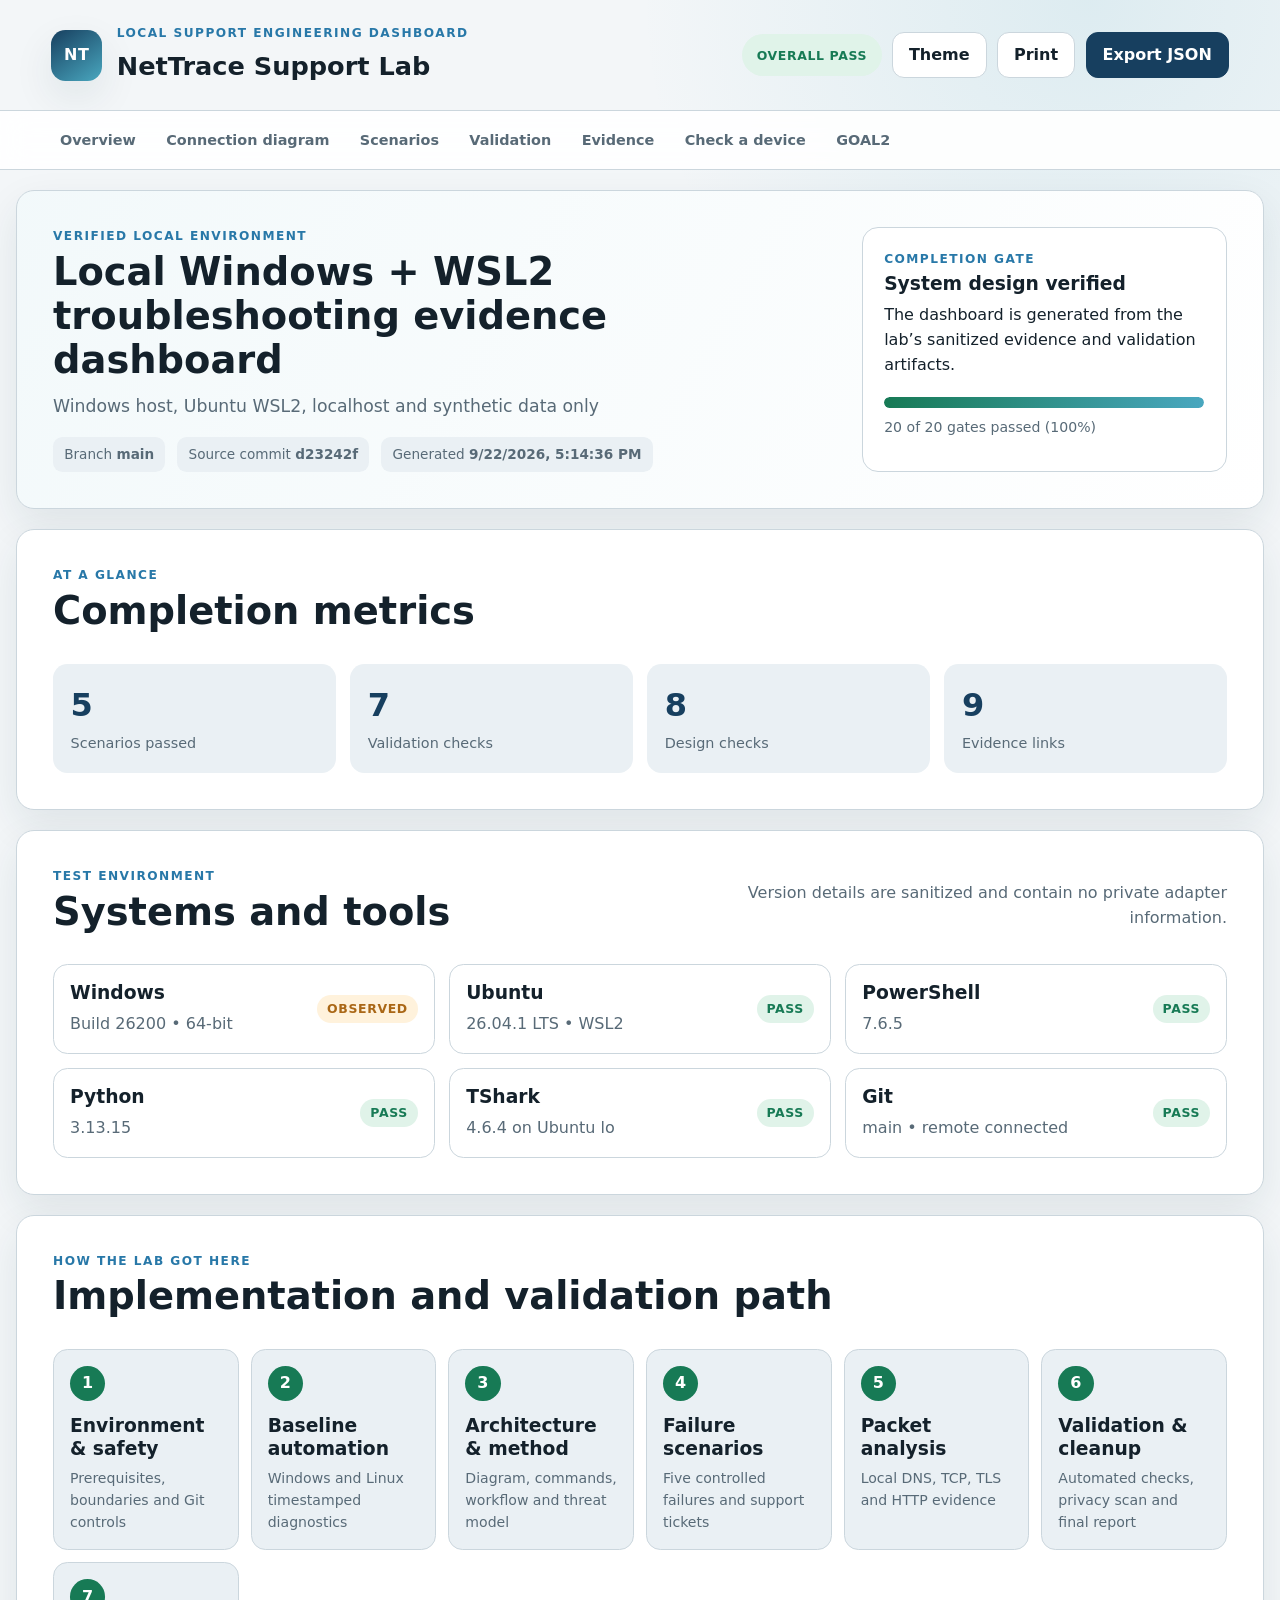
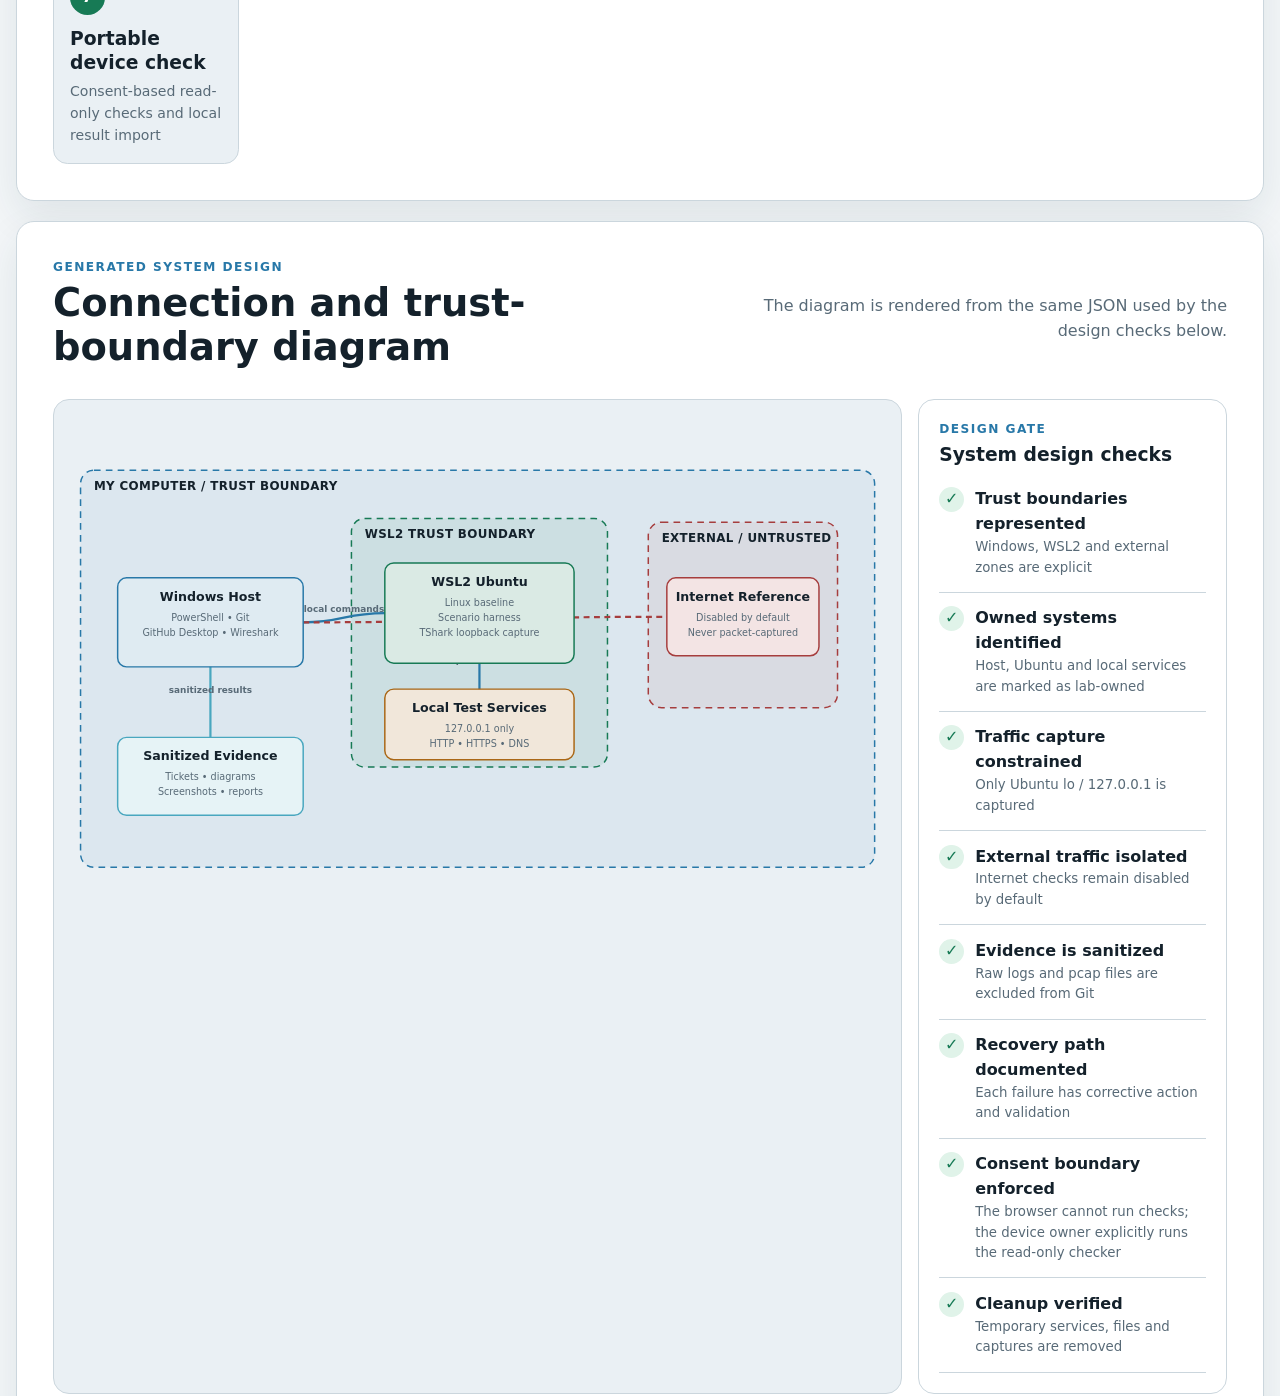
<file: index.html>
<!doctype html>
<html lang="en">
  <head>
    <meta charset="utf-8" />
    <meta name="viewport" content="width=device-width, initial-scale=1" />
    <meta name="robots" content="index,follow" />
    <meta http-equiv="refresh" content="0; url=web/" />
    <title>NetTrace Support Lab</title>
  </head>
  <body>
    <p>Opening <a href="web/">NetTrace Support Lab</a>…</p>
  </body>
</html>
</file>
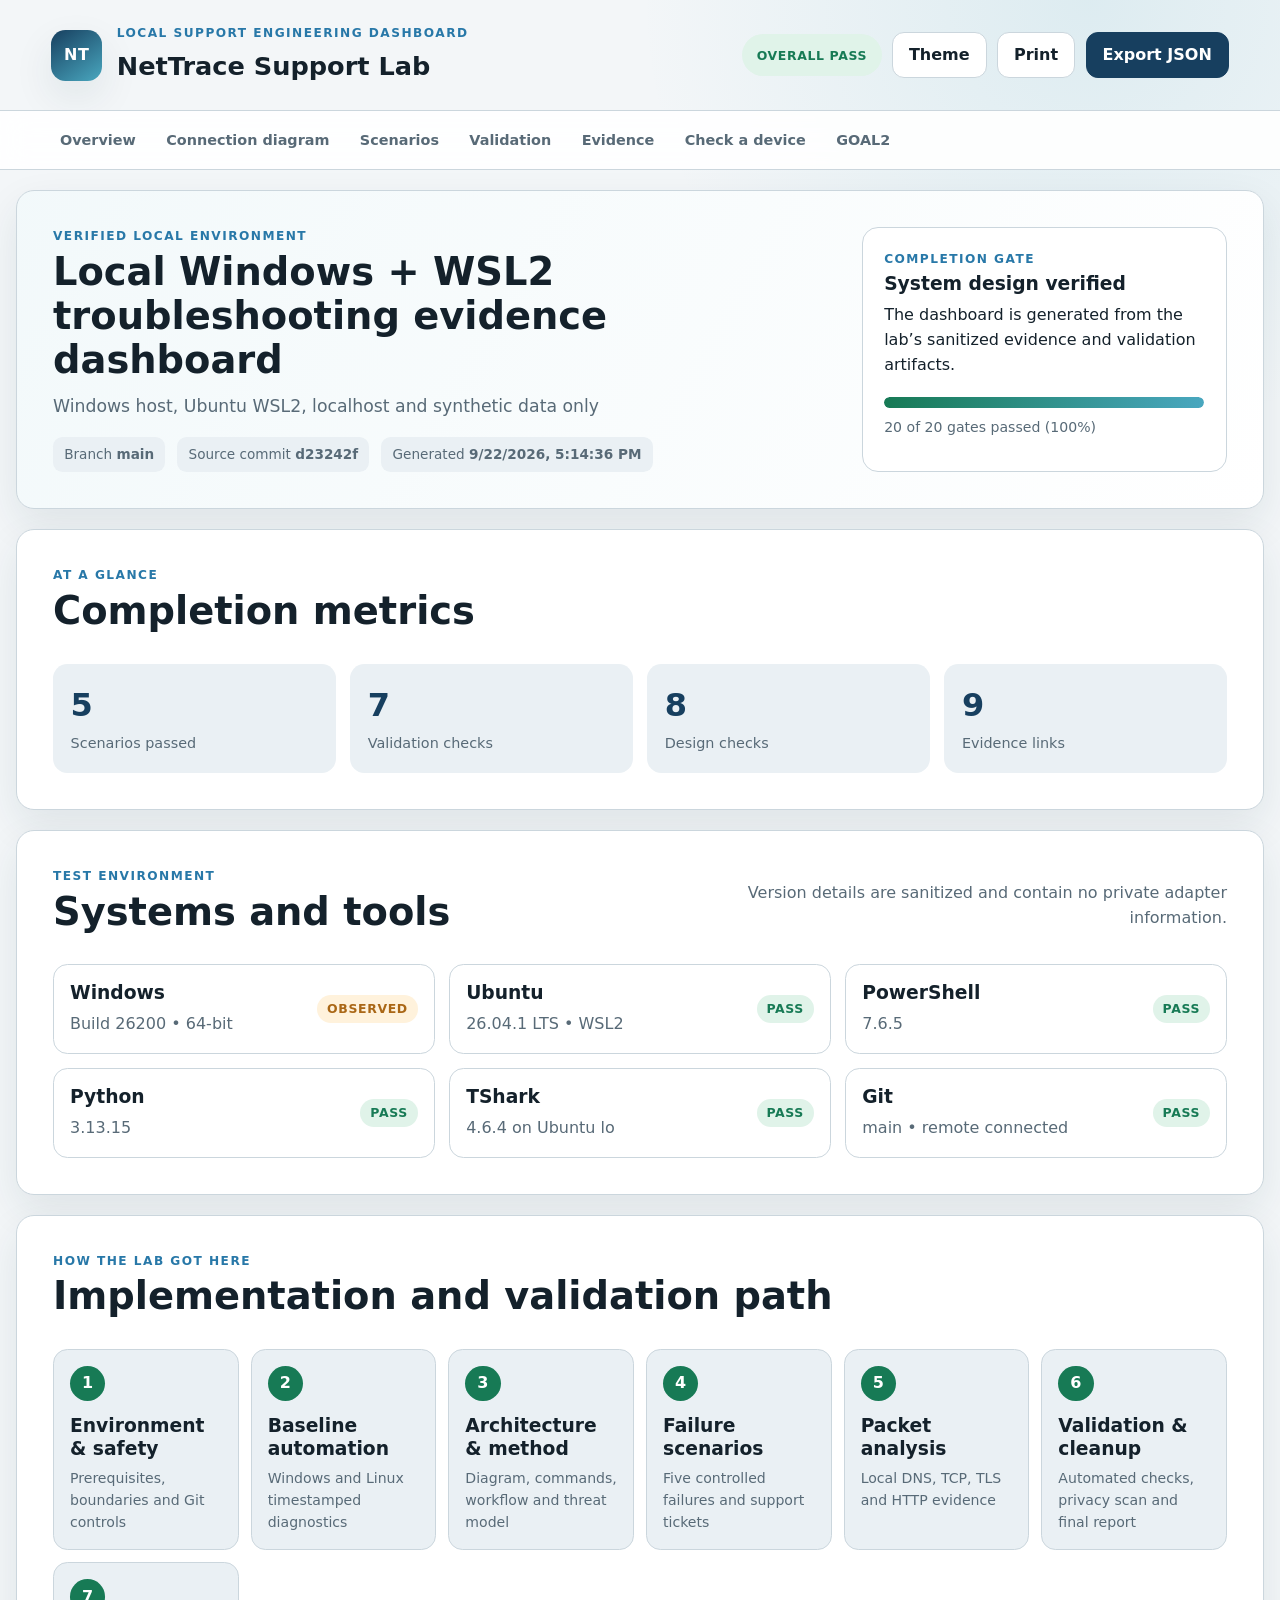
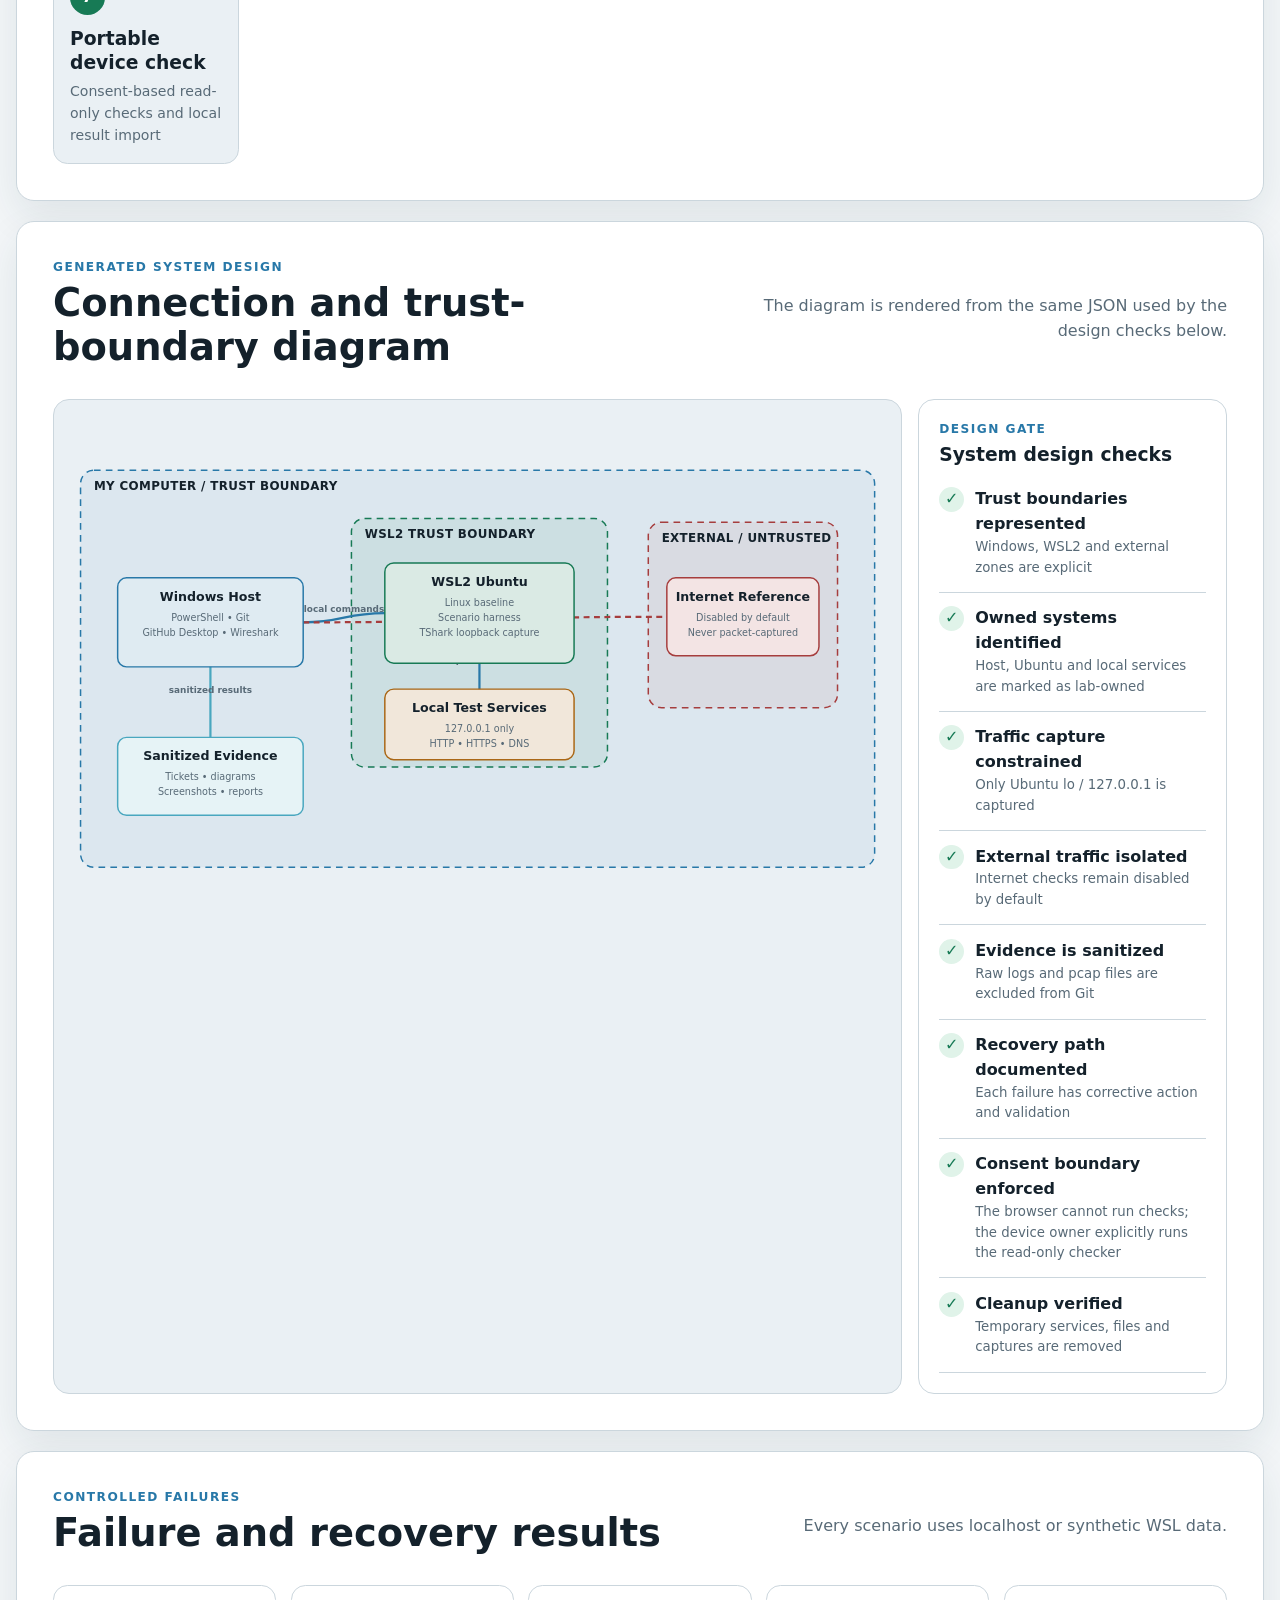
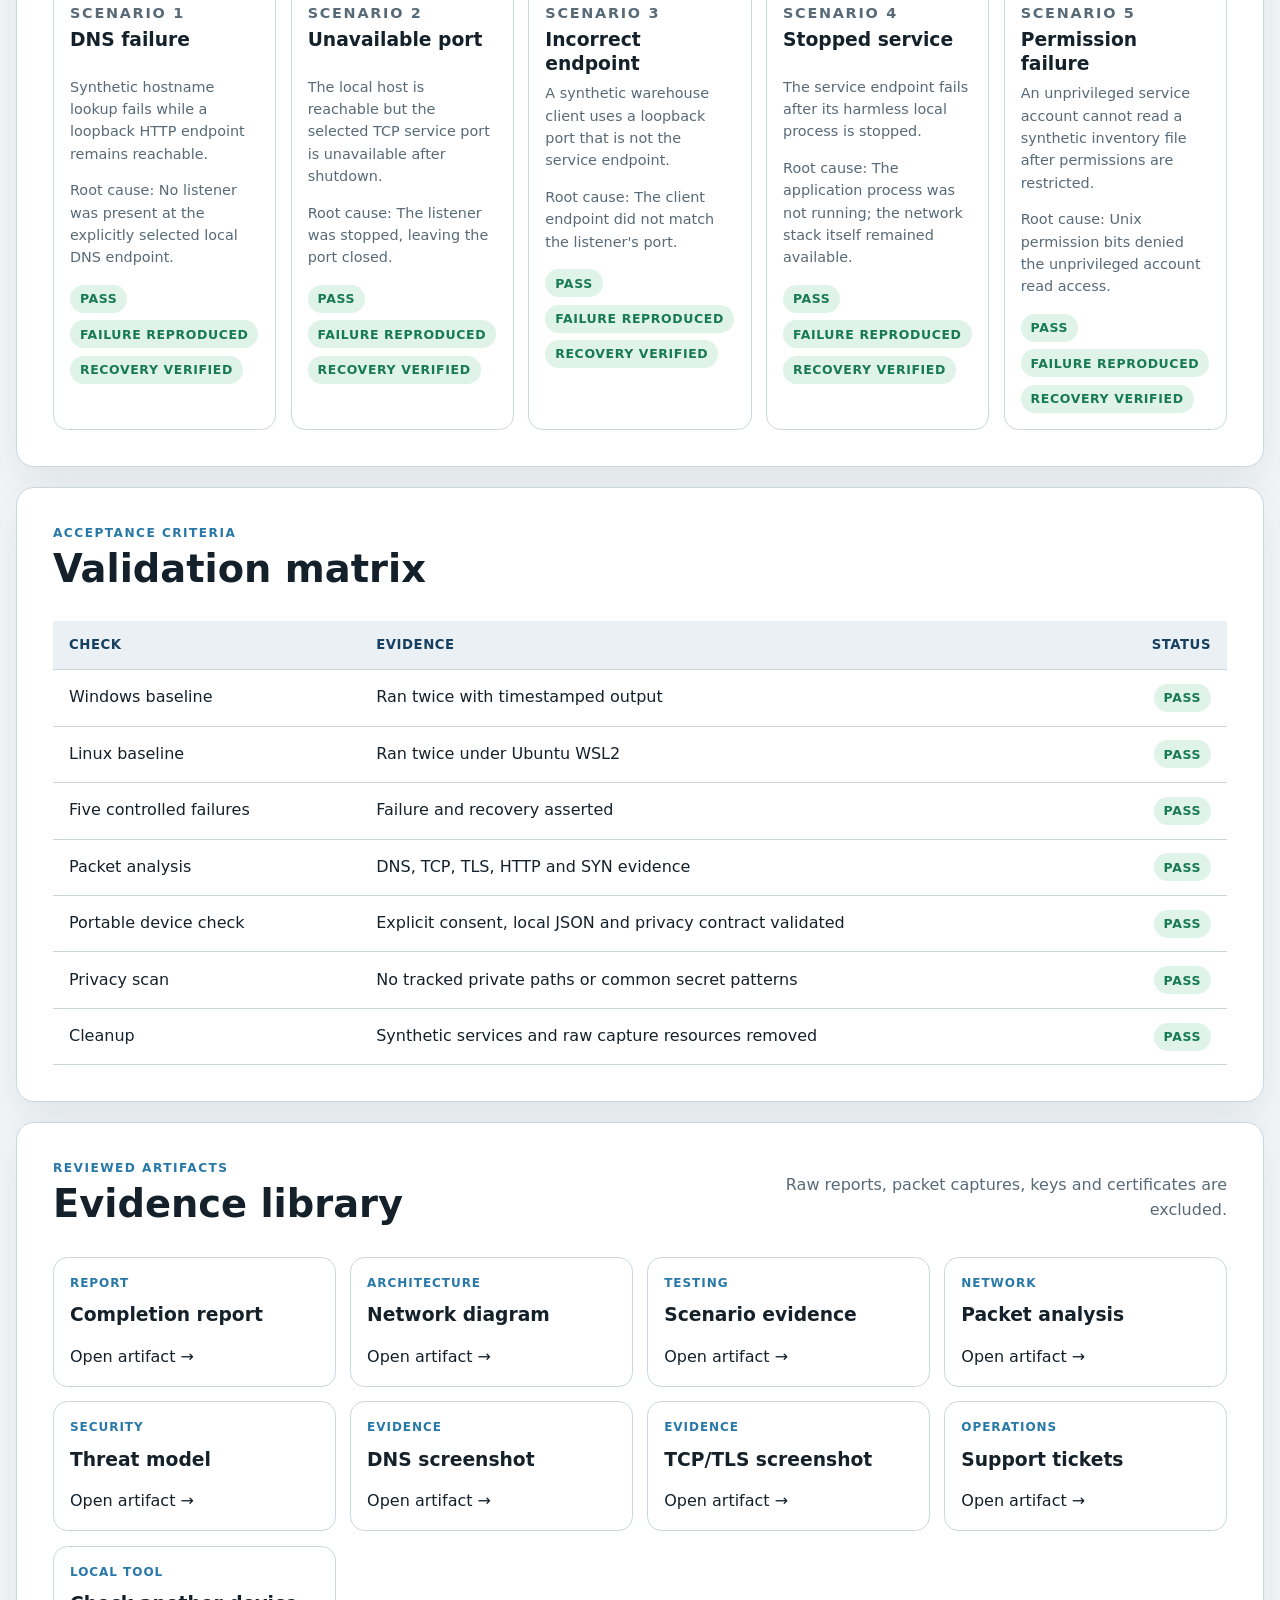
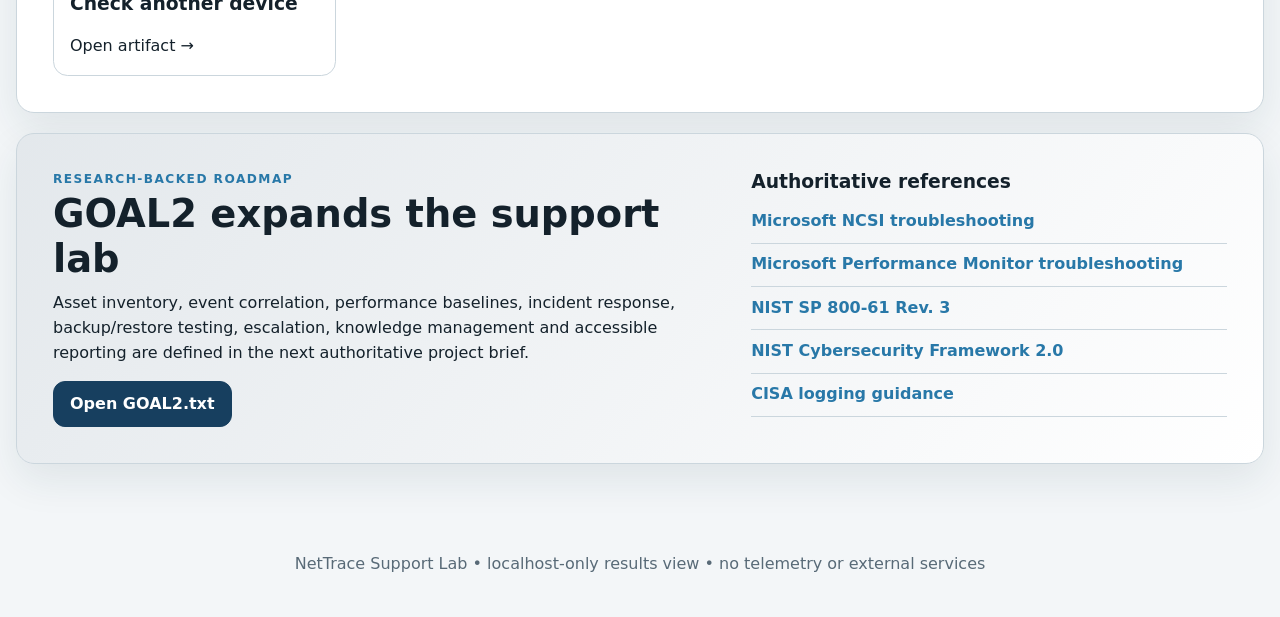
<file: web/index.html>
<!doctype html>
<html lang="en" data-theme="light">
  <head>
    <meta charset="utf-8" />
    <meta name="viewport" content="width=device-width, initial-scale=1" />
    <meta name="description" content="Local results dashboard for the NetTrace Windows and WSL2 support lab." />
    <title>NetTrace Support Lab — Results</title>
    <link rel="stylesheet" href="styles.css" />
  </head>
  <body>
    <a class="skip-link" href="#main-content">Skip to results</a>
    <header class="site-header">
      <div class="brand-block">
        <div class="brand-mark" aria-hidden="true">NT</div>
        <div>
          <p class="eyebrow">Local support engineering dashboard</p>
          <h1 id="project-name">NetTrace Support Lab</h1>
        </div>
      </div>
      <div class="header-actions">
        <span id="overall-status" class="status-pill status-loading">Loading</span>
        <button id="theme-button" class="button button-subtle" type="button" aria-label="Toggle color theme">Theme</button>
        <button id="print-button" class="button button-subtle" type="button">Print</button>
        <a id="download-button" class="button button-primary" href="data/lab-results.json" download="nettrace-lab-results.json">Export JSON</a>
      </div>
    </header>

    <nav class="section-nav" aria-label="Dashboard sections">
      <a href="#overview">Overview</a>
      <a href="#architecture">Connection diagram</a>
      <a href="#scenarios">Scenarios</a>
      <a href="#validation">Validation</a>
      <a href="#evidence">Evidence</a>
      <a href="friend-check.html">Check a device</a>
      <a href="#next-goal">GOAL2</a>
    </nav>

    <main id="main-content">
      <section id="overview" class="hero section-shell">
        <div class="hero-copy">
          <p class="eyebrow">Verified local environment</p>
          <h2 id="project-subtitle">Windows + WSL2 troubleshooting results</h2>
          <p id="project-scope" class="hero-description"></p>
          <div class="metadata-row">
            <span>Branch <strong id="branch-value">—</strong></span>
            <span>Source commit <strong id="commit-value">—</strong></span>
            <span>Generated <strong id="generated-value">—</strong></span>
          </div>
        </div>
        <aside class="completion-card" aria-labelledby="completion-heading">
          <p class="eyebrow">Completion gate</p>
          <h3 id="completion-heading">System design verified</h3>
          <p>The dashboard is generated from the lab’s sanitized evidence and validation artifacts.</p>
          <div class="completion-meter" aria-hidden="true"><span id="completion-meter-fill"></span></div>
          <p id="completion-label" class="completion-label">Checking results…</p>
        </aside>
      </section>

      <section class="section-shell" aria-labelledby="metrics-heading">
        <div class="section-heading">
          <div>
            <p class="eyebrow">At a glance</p>
            <h2 id="metrics-heading">Completion metrics</h2>
          </div>
        </div>
        <div id="metric-grid" class="metric-grid" aria-live="polite"></div>
      </section>

      <section class="section-shell" aria-labelledby="environment-heading">
        <div class="section-heading">
          <div>
            <p class="eyebrow">Test environment</p>
            <h2 id="environment-heading">Systems and tools</h2>
          </div>
          <p>Version details are sanitized and contain no private adapter information.</p>
        </div>
        <div id="environment-grid" class="environment-grid"></div>
      </section>

      <section class="section-shell" aria-labelledby="timeline-heading">
        <div class="section-heading">
          <div>
            <p class="eyebrow">How the lab got here</p>
            <h2 id="timeline-heading">Implementation and validation path</h2>
          </div>
        </div>
        <ol id="phase-timeline" class="phase-timeline"></ol>
      </section>

      <section id="architecture" class="section-shell" aria-labelledby="architecture-heading">
        <div class="section-heading">
          <div>
            <p class="eyebrow">Generated system design</p>
            <h2 id="architecture-heading">Connection and trust-boundary diagram</h2>
          </div>
          <p>The diagram is rendered from the same JSON used by the design checks below.</p>
        </div>
        <div class="architecture-layout">
          <div class="diagram-panel">
            <svg id="architecture-svg" role="img" aria-labelledby="diagram-title diagram-description"></svg>
          </div>
          <aside class="design-panel" aria-labelledby="design-heading">
            <p class="eyebrow">Design gate</p>
            <h3 id="design-heading">System design checks</h3>
            <ul id="design-checks" class="check-list"></ul>
          </aside>
        </div>
      </section>

      <section id="scenarios" class="section-shell" aria-labelledby="scenarios-heading">
        <div class="section-heading">
          <div>
            <p class="eyebrow">Controlled failures</p>
            <h2 id="scenarios-heading">Failure and recovery results</h2>
          </div>
          <p>Every scenario uses localhost or synthetic WSL data.</p>
        </div>
        <div id="scenario-grid" class="scenario-grid"></div>
      </section>

      <section id="validation" class="section-shell" aria-labelledby="validation-heading">
        <div class="section-heading">
          <div>
            <p class="eyebrow">Acceptance criteria</p>
            <h2 id="validation-heading">Validation matrix</h2>
          </div>
        </div>
        <div class="table-wrap">
          <table>
            <thead>
              <tr><th scope="col">Check</th><th scope="col">Evidence</th><th scope="col">Status</th></tr>
            </thead>
            <tbody id="validation-table"></tbody>
          </table>
        </div>
      </section>

      <section id="evidence" class="section-shell" aria-labelledby="evidence-heading">
        <div class="section-heading">
          <div>
            <p class="eyebrow">Reviewed artifacts</p>
            <h2 id="evidence-heading">Evidence library</h2>
          </div>
          <p>Raw reports, packet captures, keys and certificates are excluded.</p>
        </div>
        <div id="evidence-grid" class="evidence-grid"></div>
      </section>

      <section id="next-goal" class="section-shell next-goal" aria-labelledby="next-goal-heading">
        <div>
          <p class="eyebrow">Research-backed roadmap</p>
          <h2 id="next-goal-heading">GOAL2 expands the support lab</h2>
          <p>Asset inventory, event correlation, performance baselines, incident response, backup/restore testing, escalation, knowledge management and accessible reporting are defined in the next authoritative project brief.</p>
          <a class="button button-primary" href="../GOAL2.txt">Open GOAL2.txt</a>
        </div>
        <div>
          <h3>Authoritative references</h3>
          <ul id="source-list" class="source-list"></ul>
        </div>
      </section>

      <section id="error-panel" class="error-panel" hidden aria-live="assertive">
        <h2>Dashboard data could not be loaded</h2>
        <p id="error-message"></p>
        <p>Run <code>py -3 scripts/export-web-results.py</code>, then serve the repository over localhost.</p>
      </section>
    </main>

    <footer>
      <p>NetTrace Support Lab • localhost-only results view • no telemetry or external services</p>
    </footer>

    <noscript>This dashboard requires JavaScript to render the generated results.</noscript>
    <script src="app.js" defer></script>
  </body>
</html>
</file>
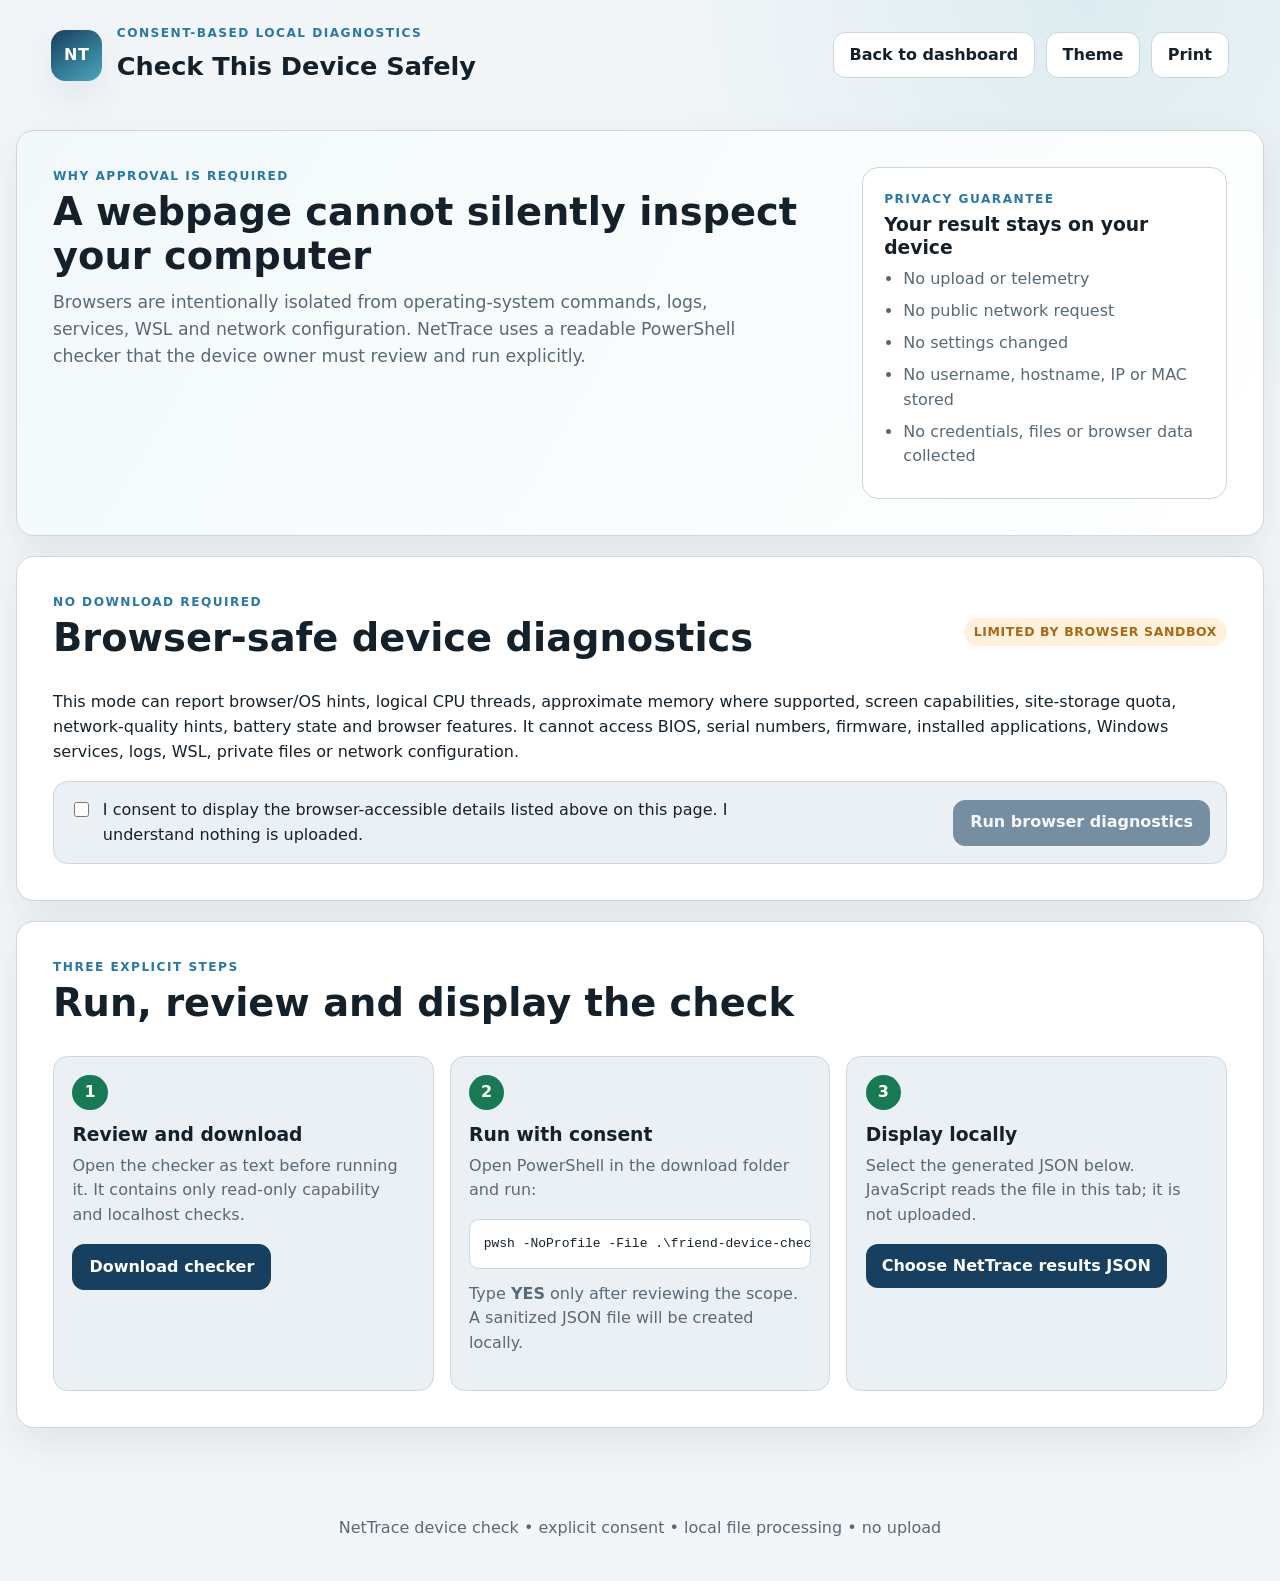
<file: web/friend-check.html>
<!doctype html>
<html lang="en" data-theme="light">
  <head>
    <meta charset="utf-8" />
    <meta name="viewport" content="width=device-width, initial-scale=1" />
    <meta name="description" content="Consent-based, local-only NetTrace device capability check." />
    <title>NetTrace — Check This Device Safely</title>
    <link rel="stylesheet" href="styles.css" />
  </head>
  <body>
    <a class="skip-link" href="#main-content">Skip to device check</a>
    <header class="site-header">
      <div class="brand-block">
        <div class="brand-mark" aria-hidden="true">NT</div>
        <div>
          <p class="eyebrow">Consent-based local diagnostics</p>
          <h1>Check This Device Safely</h1>
        </div>
      </div>
      <div class="header-actions">
        <a class="button button-subtle" href="index.html">Back to dashboard</a>
        <button id="theme-button" class="button button-subtle" type="button" aria-label="Toggle color theme">Theme</button>
        <button class="button button-subtle" type="button" onclick="window.print()">Print</button>
      </div>
    </header>

    <main id="main-content">
      <section class="hero section-shell consent-hero">
        <div class="hero-copy">
          <p class="eyebrow">Why approval is required</p>
          <h2>A webpage cannot silently inspect your computer</h2>
          <p class="hero-description">Browsers are intentionally isolated from operating-system commands, logs, services, WSL and network configuration. NetTrace uses a readable PowerShell checker that the device owner must review and run explicitly.</p>
        </div>
        <aside class="completion-card privacy-card">
          <p class="eyebrow">Privacy guarantee</p>
          <h3>Your result stays on your device</h3>
          <ul class="privacy-list">
            <li>No upload or telemetry</li>
            <li>No public network request</li>
            <li>No settings changed</li>
            <li>No username, hostname, IP or MAC stored</li>
            <li>No credentials, files or browser data collected</li>
          </ul>
        </aside>
      </section>

      <section class="section-shell" aria-labelledby="browser-check-heading">
        <div class="section-heading">
          <div>
            <p class="eyebrow">No download required</p>
            <h2 id="browser-check-heading">Browser-safe device diagnostics</h2>
          </div>
          <span class="badge status-observed">Limited by browser sandbox</span>
        </div>
        <p>This mode can report browser/OS hints, logical CPU threads, approximate memory where supported, screen capabilities, site-storage quota, network-quality hints, battery state and browser features. It cannot access BIOS, serial numbers, firmware, installed applications, Windows services, logs, WSL, private files or network configuration.</p>
        <div class="consent-box">
          <label class="consent-label">
            <input id="browser-consent" type="checkbox" />
            <span>I consent to display the browser-accessible details listed above on this page. I understand nothing is uploaded.</span>
          </label>
          <button id="run-browser-check" class="button button-primary" type="button" disabled>Run browser diagnostics</button>
        </div>
        <div id="browser-diagnostic-results" hidden aria-live="polite">
          <div class="section-heading results-subheading">
            <div>
              <p class="eyebrow">Browser result</p>
              <h3>Available device information</h3>
            </div>
            <a id="download-browser-results" class="button button-subtle" href="#" download="nettrace-browser-results.json">Download browser JSON</a>
          </div>
          <div class="table-wrap">
            <table>
              <thead><tr><th scope="col">Category</th><th scope="col">Property</th><th scope="col">Value</th><th scope="col">Availability</th></tr></thead>
              <tbody id="browser-diagnostic-table"></tbody>
            </table>
          </div>
        </div>
      </section>

      <section class="section-shell" aria-labelledby="steps-heading">
        <div class="section-heading">
          <div>
            <p class="eyebrow">Three explicit steps</p>
            <h2 id="steps-heading">Run, review and display the check</h2>
          </div>
        </div>
        <ol class="friend-steps">
          <li>
            <span class="phase-number">1</span>
            <h3>Review and download</h3>
            <p>Open the checker as text before running it. It contains only read-only capability and localhost checks.</p>
            <a class="button button-primary" href="../scripts/friend-device-check.ps1" download="friend-device-check.ps1">Download checker</a>
          </li>
          <li>
            <span class="phase-number">2</span>
            <h3>Run with consent</h3>
            <p>Open PowerShell in the download folder and run:</p>
            <pre><code>pwsh -NoProfile -File .\friend-device-check.ps1</code></pre>
            <p>Type <strong>YES</strong> only after reviewing the scope. A sanitized JSON file will be created locally.</p>
          </li>
          <li>
            <span class="phase-number">3</span>
            <h3>Display locally</h3>
            <p>Select the generated JSON below. JavaScript reads the file in this tab; it is not uploaded.</p>
            <input id="result-file" type="file" accept="application/json,.json" />
            <label class="file-picker" for="result-file">Choose NetTrace results JSON</label>
          </li>
        </ol>
      </section>

      <section id="device-results" class="section-shell" hidden aria-labelledby="device-results-heading" aria-live="polite">
        <div class="section-heading">
          <div>
            <p class="eyebrow">Local result</p>
            <h2 id="device-results-heading">Device capability summary</h2>
          </div>
          <span id="device-overall-status" class="status-pill status-loading">Waiting</span>
        </div>
        <div id="device-metrics" class="metric-grid"></div>
        <h3>Environment</h3>
        <div id="device-environment" class="environment-grid"></div>
        <h3 class="results-subheading">Checks</h3>
        <div class="table-wrap">
          <table>
            <thead><tr><th scope="col">Check</th><th scope="col">Category</th><th scope="col">Result</th><th scope="col">Detail</th></tr></thead>
            <tbody id="device-check-table"></tbody>
          </table>
        </div>
        <div class="privacy-result">
          <h3>Privacy verification</h3>
          <ul id="device-privacy-list" class="check-list"></ul>
        </div>
      </section>

      <section id="device-error" class="error-panel" hidden aria-live="assertive">
        <h2>Results file could not be displayed</h2>
        <p id="device-error-message"></p>
      </section>
    </main>

    <footer><p>NetTrace device check • explicit consent • local file processing • no upload</p></footer>
    <script src="friend-check.js?v=2" defer></script>
  </body>
</html>
</file>
<file: web/styles.css>
:root {
  color-scheme: light;
  --bg: #f3f6f8;
  --surface: #ffffff;
  --surface-muted: #eaf0f4;
  --ink: #14212b;
  --muted: #586a77;
  --line: #cbd6dd;
  --navy: #173f5f;
  --blue: #2878a8;
  --cyan: #49a7bf;
  --green: #177a55;
  --green-soft: #e0f3e9;
  --amber: #aa6716;
  --amber-soft: #fff2dc;
  --red: #a63d3d;
  --red-soft: #fbe8e8;
  --shadow: 0 16px 40px rgba(24, 52, 71, 0.09);
  --radius: 18px;
}

html[data-theme="dark"] {
  color-scheme: dark;
  --bg: #0d1720;
  --surface: #15232e;
  --surface-muted: #1d303d;
  --ink: #edf5f7;
  --muted: #a8bac4;
  --line: #344c5b;
  --navy: #91c9e6;
  --blue: #64b5df;
  --cyan: #6cc7d9;
  --green: #6ad6a8;
  --green-soft: #143f32;
  --amber: #efb664;
  --amber-soft: #4a3517;
  --red: #ef8b8b;
  --red-soft: #4f2628;
  --shadow: 0 18px 48px rgba(0, 0, 0, 0.28);
}

* { box-sizing: border-box; }

html { scroll-behavior: smooth; }

body {
  margin: 0;
  background:
    radial-gradient(circle at 85% 0%, rgba(73, 167, 191, 0.13), transparent 28rem),
    var(--bg);
  color: var(--ink);
  font-family: Inter, ui-sans-serif, system-ui, -apple-system, BlinkMacSystemFont, "Segoe UI", sans-serif;
  line-height: 1.55;
}

a { color: var(--blue); }

button, a { -webkit-tap-highlight-color: transparent; }

.skip-link {
  position: fixed;
  left: 1rem;
  top: -5rem;
  z-index: 100;
  padding: 0.7rem 1rem;
  border-radius: 0 0 0.6rem 0.6rem;
  background: var(--ink);
  color: var(--surface);
}

.skip-link:focus { top: 0; }

.site-header {
  display: flex;
  align-items: center;
  justify-content: space-between;
  gap: 1.5rem;
  max-width: 1500px;
  margin: 0 auto;
  padding: 1.5rem clamp(1rem, 4vw, 4rem);
}

.brand-block, .header-actions, .metadata-row, .section-heading {
  display: flex;
  align-items: center;
}

.brand-block { gap: 0.9rem; }

.brand-mark {
  display: grid;
  width: 3.2rem;
  height: 3.2rem;
  place-items: center;
  border-radius: 0.9rem;
  background: linear-gradient(145deg, var(--navy), var(--cyan));
  box-shadow: var(--shadow);
  color: #fff;
  font-weight: 800;
  letter-spacing: 0.04em;
}

h1, h2, h3, p { margin-top: 0; }
h1 { margin-bottom: 0; font-size: clamp(1.25rem, 2vw, 1.75rem); }
h2 { margin-bottom: 0.65rem; font-size: clamp(1.65rem, 3vw, 2.45rem); line-height: 1.15; }
h3 { margin-bottom: 0.45rem; line-height: 1.25; }

.eyebrow {
  margin-bottom: 0.25rem;
  color: var(--blue);
  font-size: 0.76rem;
  font-weight: 800;
  letter-spacing: 0.12em;
  text-transform: uppercase;
}

.header-actions { flex-wrap: wrap; justify-content: flex-end; gap: 0.65rem; }

.button {
  display: inline-flex;
  align-items: center;
  justify-content: center;
  min-height: 2.65rem;
  padding: 0.6rem 1rem;
  border: 1px solid var(--line);
  border-radius: 0.75rem;
  font: inherit;
  font-weight: 700;
  text-decoration: none;
  cursor: pointer;
}

.button-primary { border-color: var(--navy); background: var(--navy); color: var(--surface); }
.button-subtle { background: var(--surface); color: var(--ink); }
.button:hover { transform: translateY(-1px); box-shadow: 0 8px 18px rgba(20, 50, 70, 0.12); }
.button:focus-visible, a:focus-visible { outline: 3px solid var(--cyan); outline-offset: 3px; }

.status-pill, .badge {
  display: inline-flex;
  align-items: center;
  gap: 0.4rem;
  border-radius: 999px;
  font-size: 0.78rem;
  font-weight: 800;
  letter-spacing: 0.05em;
  text-transform: uppercase;
}

.status-pill { min-height: 2.65rem; padding: 0.55rem 0.9rem; }
.badge { padding: 0.28rem 0.62rem; }
.status-pass { background: var(--green-soft); color: var(--green); }
.status-fail { background: var(--red-soft); color: var(--red); }
.status-observed, .status-loading { background: var(--amber-soft); color: var(--amber); }

.section-nav {
  position: sticky;
  top: 0;
  z-index: 20;
  display: flex;
  gap: 0.4rem;
  max-width: 1400px;
  margin: 0 auto 1.25rem;
  padding: 0.65rem clamp(1rem, 4vw, 3rem);
  overflow-x: auto;
  border: 1px solid var(--line);
  border-right: 0;
  border-left: 0;
  background: color-mix(in srgb, var(--surface) 90%, transparent);
  backdrop-filter: blur(14px);
}

.section-nav a {
  flex: 0 0 auto;
  padding: 0.45rem 0.75rem;
  border-radius: 0.6rem;
  color: var(--muted);
  font-size: 0.9rem;
  font-weight: 700;
  text-decoration: none;
}

.section-nav a:hover { background: var(--surface-muted); color: var(--ink); }

main { padding-bottom: 3rem; }

.section-shell {
  width: min(1380px, calc(100% - 2rem));
  margin: 0 auto 1.25rem;
  padding: clamp(1.25rem, 3vw, 2.25rem);
  border: 1px solid var(--line);
  border-radius: var(--radius);
  background: var(--surface);
  box-shadow: var(--shadow);
}

.hero {
  display: grid;
  grid-template-columns: minmax(0, 1.7fr) minmax(280px, 0.8fr);
  gap: 2rem;
  background:
    linear-gradient(120deg, color-mix(in srgb, var(--surface) 93%, var(--cyan)), var(--surface)),
    var(--surface);
}

.hero-description { max-width: 66ch; color: var(--muted); font-size: 1.08rem; }
.metadata-row { flex-wrap: wrap; gap: 0.75rem; }
.metadata-row span { padding: 0.45rem 0.7rem; border-radius: 0.6rem; background: var(--surface-muted); color: var(--muted); font-size: 0.85rem; }

.completion-card {
  padding: 1.35rem;
  border: 1px solid var(--line);
  border-radius: 1rem;
  background: var(--surface);
}

.completion-meter { height: 0.7rem; margin: 1.2rem 0 0.6rem; overflow: hidden; border-radius: 999px; background: var(--surface-muted); }
.completion-meter span { display: block; width: 0; height: 100%; border-radius: inherit; background: linear-gradient(90deg, var(--green), var(--cyan)); transition: width 500ms ease; }
.completion-label { margin: 0; color: var(--muted); font-size: 0.88rem; }

.section-heading { justify-content: space-between; gap: 1rem; margin-bottom: 1.25rem; }
.section-heading > p { max-width: 48ch; margin: 0; color: var(--muted); text-align: right; }

.metric-grid, .environment-grid, .scenario-grid, .evidence-grid {
  display: grid;
  gap: 0.9rem;
}

.metric-grid { grid-template-columns: repeat(4, minmax(0, 1fr)); }
.metric-card { padding: 1.1rem; border-radius: 0.9rem; background: var(--surface-muted); }
.metric-value { display: block; color: var(--navy); font-size: 2rem; font-weight: 800; }
.metric-label { color: var(--muted); font-size: 0.9rem; }

.environment-grid { grid-template-columns: repeat(3, minmax(0, 1fr)); }
.environment-card, .scenario-card, .evidence-card {
  border: 1px solid var(--line);
  border-radius: 0.9rem;
  background: var(--surface);
}

.environment-card { display: flex; align-items: center; justify-content: space-between; gap: 1rem; padding: 1rem; }
.environment-card p { margin: 0; color: var(--muted); }

.phase-timeline { display: grid; grid-template-columns: repeat(6, minmax(0, 1fr)); gap: 0.75rem; margin: 0; padding: 0; list-style: none; }
.phase-card { position: relative; min-height: 160px; padding: 1rem; border: 1px solid var(--line); border-radius: 0.9rem; background: var(--surface-muted); }
.phase-number { display: grid; width: 2.2rem; height: 2.2rem; place-items: center; margin-bottom: 0.8rem; border-radius: 50%; background: var(--green); color: var(--surface); font-weight: 800; }
.phase-card p { margin-bottom: 0; color: var(--muted); font-size: 0.88rem; }

.architecture-layout { display: grid; grid-template-columns: minmax(0, 2.2fr) minmax(300px, 0.8fr); gap: 1rem; }
.diagram-panel, .design-panel { border: 1px solid var(--line); border-radius: 1rem; background: var(--surface-muted); }
.diagram-panel { min-height: 560px; overflow: auto; padding: 0.5rem; }
#architecture-svg { display: block; width: 100%; min-width: 720px; min-height: 540px; }
.design-panel { padding: 1.25rem; background: var(--surface); }

.diagram-boundary { fill: transparent; stroke-width: 2; stroke-dasharray: 9 7; rx: 18; }
.diagram-boundary.trusted { fill: color-mix(in srgb, var(--blue) 7%, transparent); stroke: var(--blue); }
.diagram-boundary.isolated { fill: color-mix(in srgb, var(--green) 8%, transparent); stroke: var(--green); }
.diagram-boundary.external { fill: color-mix(in srgb, var(--red) 7%, transparent); stroke: var(--red); }
.boundary-label { fill: var(--ink); font-size: 16px; font-weight: 800; letter-spacing: 0.03em; }
.diagram-node rect { stroke-width: 2; rx: 12; }
.diagram-node.host rect { fill: color-mix(in srgb, var(--blue) 15%, var(--surface)); stroke: var(--blue); }
.diagram-node.linux rect { fill: color-mix(in srgb, var(--green) 16%, var(--surface)); stroke: var(--green); }
.diagram-node.service rect { fill: color-mix(in srgb, var(--amber) 16%, var(--surface)); stroke: var(--amber); }
.diagram-node.external rect { fill: color-mix(in srgb, var(--red) 14%, var(--surface)); stroke: var(--red); }
.diagram-node.evidence rect { fill: color-mix(in srgb, var(--cyan) 14%, var(--surface)); stroke: var(--cyan); }
.node-title { fill: var(--ink); font-size: 17px; font-weight: 800; }
.node-detail { fill: var(--muted); font-size: 13px; }
.diagram-edge { fill: none; stroke-width: 3; marker-end: url(#arrow); }
.diagram-edge.trusted, .diagram-edge.local { stroke: var(--blue); }
.diagram-edge.evidence { stroke: var(--cyan); }
.diagram-edge.blocked { stroke: var(--red); stroke-dasharray: 8 6; }
.arrow-trusted, .arrow-local { fill: var(--blue); }
.arrow-evidence { fill: var(--cyan); }
.arrow-blocked { fill: var(--red); }
.edge-label { fill: var(--muted); font-size: 12px; font-weight: 700; }

.check-list, .source-list { margin: 0; padding: 0; list-style: none; }
.check-list li { display: grid; grid-template-columns: auto 1fr; gap: 0.7rem; padding: 0.85rem 0; border-bottom: 1px solid var(--line); }
.check-icon { display: grid; width: 1.55rem; height: 1.55rem; place-items: center; border-radius: 50%; background: var(--green-soft); color: var(--green); font-weight: 900; }
.check-list strong, .check-list small { display: block; }
.check-list small { color: var(--muted); }

.scenario-grid { grid-template-columns: repeat(5, minmax(0, 1fr)); }
.scenario-card { padding: 1rem; }
.scenario-card h3 { min-height: 2.5rem; }
.scenario-card p { color: var(--muted); font-size: 0.9rem; }
.scenario-state { display: flex; gap: 0.45rem; flex-wrap: wrap; margin-top: 1rem; }

.table-wrap { overflow-x: auto; }
table { width: 100%; border-collapse: collapse; }
th, td { padding: 0.85rem 1rem; border-bottom: 1px solid var(--line); text-align: left; }
th { background: var(--surface-muted); color: var(--navy); font-size: 0.83rem; letter-spacing: 0.04em; text-transform: uppercase; }
td:nth-child(3), th:nth-child(3) { width: 9rem; text-align: right; }

.evidence-grid { grid-template-columns: repeat(4, minmax(0, 1fr)); }
.evidence-card { display: flex; min-height: 130px; flex-direction: column; justify-content: space-between; padding: 1rem; color: var(--ink); text-decoration: none; }
.evidence-card:hover { border-color: var(--blue); transform: translateY(-2px); }
.evidence-type { color: var(--blue); font-size: 0.75rem; font-weight: 800; letter-spacing: 0.08em; text-transform: uppercase; }

.next-goal { display: grid; grid-template-columns: 1.4fr 1fr; gap: 2rem; background: linear-gradient(130deg, color-mix(in srgb, var(--navy) 12%, var(--surface)), var(--surface)); }
.source-list li { padding: 0.55rem 0; border-bottom: 1px solid var(--line); }
.source-list a { font-weight: 700; text-decoration: none; }

.consent-hero { margin-top: 1.25rem; }
.privacy-list { margin: 0; padding-left: 1.2rem; color: var(--muted); }
.privacy-list li { margin-bottom: 0.45rem; }
.consent-box { display: flex; align-items: center; justify-content: space-between; gap: 1rem; margin-top: 1rem; padding: 1rem; border: 1px solid var(--line); border-radius: 0.9rem; background: var(--surface-muted); }
.consent-label { display: flex; align-items: flex-start; gap: 0.7rem; max-width: 70ch; cursor: pointer; }
.consent-label input { width: 1.2rem; height: 1.2rem; margin-top: 0.15rem; accent-color: var(--green); }
.consent-box .button:disabled { cursor: not-allowed; opacity: 0.55; box-shadow: none; transform: none; }
.friend-steps { display: grid; grid-template-columns: repeat(3, minmax(0, 1fr)); gap: 1rem; margin: 0; padding: 0; list-style: none; }
.friend-steps > li { padding: 1.15rem; border: 1px solid var(--line); border-radius: 0.9rem; background: var(--surface-muted); }
.friend-steps p { color: var(--muted); }
pre { overflow-x: auto; padding: 0.85rem; border: 1px solid var(--line); border-radius: 0.65rem; background: var(--surface); color: var(--ink); }
.file-picker { display: inline-flex; min-height: 2.65rem; align-items: center; padding: 0.6rem 1rem; border-radius: 0.75rem; background: var(--navy); color: var(--surface); font-weight: 800; cursor: pointer; }
#result-file { position: absolute; width: 1px; height: 1px; overflow: hidden; clip: rect(0 0 0 0); white-space: nowrap; }
#result-file:focus + .file-picker { outline: 3px solid var(--cyan); outline-offset: 3px; }
.results-subheading { margin-top: 1.6rem; }
.privacy-result { margin-top: 1.5rem; padding: 1rem; border: 1px solid var(--line); border-radius: 0.9rem; background: var(--surface-muted); }

.error-panel { width: min(900px, calc(100% - 2rem)); margin: 1rem auto; padding: 1.25rem; border: 1px solid var(--red); border-radius: 1rem; background: var(--red-soft); }

footer { padding: 1.25rem 1rem 2.5rem; color: var(--muted); text-align: center; }
footer p { margin: 0; }

@media (max-width: 1100px) {
  .metric-grid, .environment-grid { grid-template-columns: repeat(2, minmax(0, 1fr)); }
  .phase-timeline { grid-template-columns: repeat(3, minmax(0, 1fr)); }
  .scenario-grid { grid-template-columns: repeat(2, minmax(0, 1fr)); }
  .evidence-grid { grid-template-columns: repeat(2, minmax(0, 1fr)); }
  .architecture-layout { grid-template-columns: 1fr; }
}

@media (max-width: 760px) {
  .site-header, .section-heading { align-items: flex-start; flex-direction: column; }
  .header-actions { justify-content: flex-start; }
  .section-heading > p { text-align: left; }
  .hero, .next-goal { grid-template-columns: 1fr; }
  .metric-grid, .environment-grid, .phase-timeline, .scenario-grid, .evidence-grid { grid-template-columns: 1fr; }
  .friend-steps { grid-template-columns: 1fr; }
  .consent-box { align-items: stretch; flex-direction: column; }
  .section-shell { width: min(100% - 1rem, 1380px); padding: 1.1rem; }
  .diagram-panel { margin: 0 -0.5rem; border-radius: 0.7rem; }
}

@media (prefers-reduced-motion: reduce) {
  *, *::before, *::after { scroll-behavior: auto !important; transition: none !important; }
}

@media print {
  :root { --bg: #fff; --surface: #fff; --ink: #000; --muted: #333; --line: #aaa; --shadow: none; }
  body { background: #fff; }
  .header-actions, .section-nav, .skip-link { display: none !important; }
  .site-header, .section-shell { width: 100%; max-width: none; margin: 0 0 0.8rem; box-shadow: none; break-inside: avoid; }
  .architecture-layout, .hero, .next-goal { grid-template-columns: 1fr; }
  .diagram-panel { min-height: 0; }
  a { color: #000; text-decoration: none; }
}
</file>
